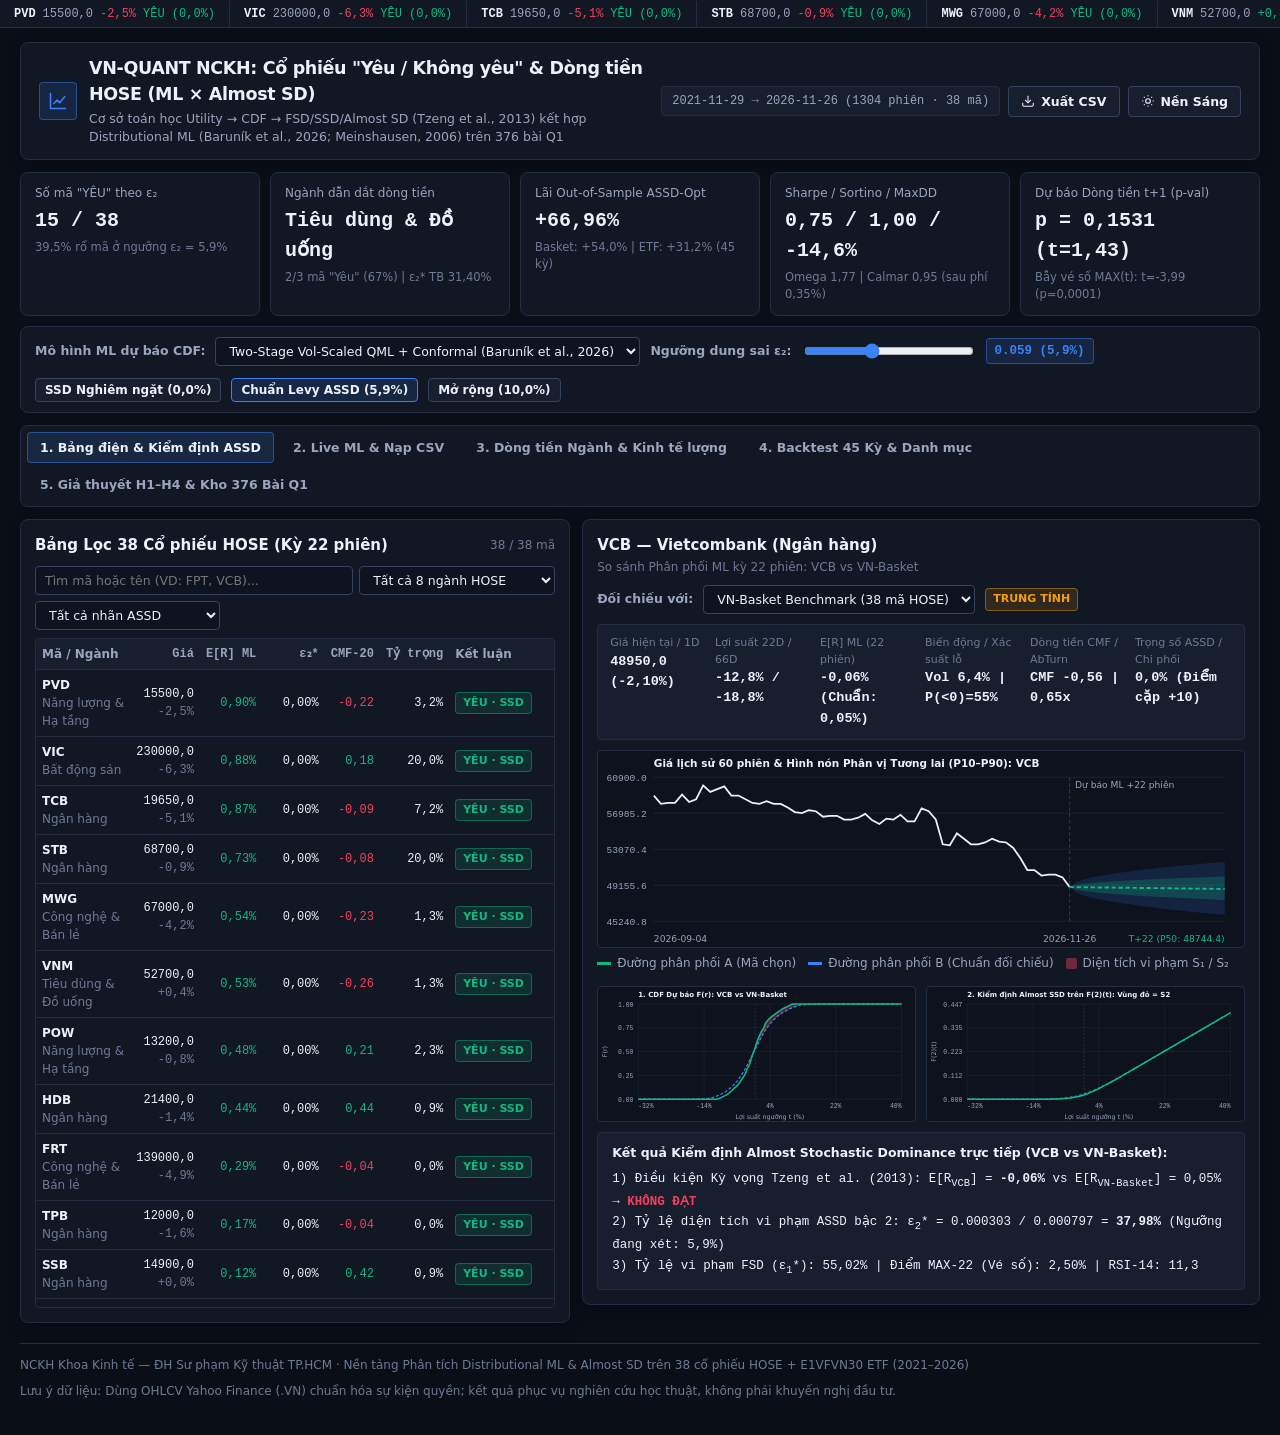
<file: docs/index.html>
<!DOCTYPE html>
<html lang="vi">
<head>
  <meta charset="UTF-8" />
  <meta name="viewport" content="width=device-width, initial-scale=1.0" />
  <title>VN-QUANT NCKH | Dự báo Yêu/Không yêu Cổ phiếu &amp; Dòng tiền HOSE (ML × Almost SD)</title>
  <meta name="description" content="Hệ thống Nghiên cứu Khoa học dự đoán mức độ ưa thích cổ phiếu (Yêu / Không yêu) và dịch chuyển dòng tiền tại Việt Nam bằng Distributional Machine Learning và Almost Stochastic Dominance trên 38 mã HOSE (2021–2026)." />
  <link rel="stylesheet" href="./css/terminal.css" />
</head>
<body>
  <!-- Live Market Ticker Ribbon -->
  <div class="ticker-ribbon" aria-label="Bảng chạy giá 38 cổ phiếu HOSE">
    <div id="ticker-track" class="ticker-track"></div>
  </div>

  <div class="app-shell">
    <!-- Top Exchange Command Header -->
    <header class="cmd-header">
      <div class="brand-block">
        <div class="brand-mark" aria-hidden="true">
          <svg width="20" height="20" viewBox="0 0 24 24" fill="none" stroke="currentColor" stroke-width="1.85" stroke-linecap="round" stroke-linejoin="round">
            <path d="M3 3v18h18" />
            <path d="M7 15l4-4 3 3 6-7" />
          </svg>
        </div>
        <div class="brand-title">
          <h1>VN-QUANT NCKH: Cổ phiếu "Yêu / Không yêu" &amp; Dòng tiền HOSE (ML × Almost SD)</h1>
          <p class="brand-sub">Cơ sở toán học Utility &rarr; CDF &rarr; FSD/SSD/Almost SD (Tzeng et al., 2013) kết hợp Distributional ML (Baruník et al., 2026; Meinshausen, 2006) trên 376 bài Q1</p>
        </div>
      </div>

      <div class="cmd-actions">
        <span class="meta-chip" id="hdr-date-chip">Dữ liệu: Đang tải...</span>
        <button type="button" class="btn" id="btn-export-csv" title="Tải bảng xếp hạng 38 mã HOSE ra file CSV">
          <svg width="14" height="14" viewBox="0 0 24 24" fill="none" stroke="currentColor" stroke-width="1.8"><path d="M21 15v4a2 2 0 0 1-2 2H5a2 2 0 0 1-2-2v-4"/><polyline points="7 10 12 15 17 10"/><line x1="12" y1="15" x2="12" y2="3"/></svg>
          Xuất CSV
        </button>
        <button type="button" class="btn" id="btn-theme-toggle" title="Chuyển nền Tối (Sàn Finance) / Sáng (Trình chiếu Hội đồng)">
          <svg width="14" height="14" viewBox="0 0 24 24" fill="none" stroke="currentColor" stroke-width="1.8"><circle cx="12" cy="12" r="4"/><path d="M12 2v2m0 16v2M4.93 4.93l1.41 1.41m11.32 11.32l1.41 1.41M2 12h2m16 0h2M4.93 19.07l1.41-1.41m11.32-11.32l1.41-1.41"/></svg>
          <span id="theme-lbl">Nền Sáng</span>
        </button>
      </div>
    </header>

    <div id="global-status" class="banner-status is-hidden" role="status"></div>

    <!-- 5 Research KPI Summary Tiles -->
    <section class="kpi-strip" aria-label="Chỉ số tổng quan mô hình">
      <div class="kpi-tile">
        <div class="kpi-name">Số mã "YÊU" theo &epsilon;&#8322;</div>
        <div class="kpi-val pos" id="kpi-loved">--</div>
        <div class="kpi-detail" id="kpi-loved-sub">--</div>
      </div>
      <div class="kpi-tile">
        <div class="kpi-name">Ngành dẫn dắt dòng tiền</div>
        <div class="kpi-val" id="kpi-top-sector">--</div>
        <div class="kpi-detail" id="kpi-top-sector-sub">--</div>
      </div>
      <div class="kpi-tile">
        <div class="kpi-name">Lãi Out-of-Sample ASSD-Opt</div>
        <div class="kpi-val pos" id="kpi-oos-ret">--</div>
        <div class="kpi-detail" id="kpi-oos-sub">--</div>
      </div>
      <div class="kpi-tile">
        <div class="kpi-name">Sharpe / Sortino / MaxDD</div>
        <div class="kpi-val" id="kpi-oos-risk">--</div>
        <div class="kpi-detail" id="kpi-oos-risk-sub">--</div>
      </div>
      <div class="kpi-tile">
        <div class="kpi-name">Dự báo Dòng tiền t+1 (p-val)</div>
        <div class="kpi-val info" id="kpi-flow-pval">--</div>
        <div class="kpi-detail" id="kpi-flow-sub">--</div>
      </div>
    </section>

    <!-- Global Model & ASSD Parameter Strip -->
    <section class="param-bar" aria-label="Điều khiển mô hình và ngưỡng Almost SD">
      <div class="param-group">
        <span class="param-label">Mô hình ML dự báo CDF:</span>
        <select id="model-select" aria-label="Chọn mô hình Machine Learning">
          <option value="ts_qml">Two-Stage Vol-Scaled QML + Conformal (Baruník et al., 2026)</option>
          <option value="qrf">Quantile Regression Forests (Meinshausen, 2006)</option>
          <option value="qgbdt">Quantile Gradient Boosting (Pinball GBDT)</option>
        </select>

        <span class="param-label">Ngưỡng dung sai &epsilon;&#8322;:</span>
        <input id="eps-slider" type="range" min="0" max="0.15" step="0.001" value="0.059" aria-label="Thanh trượt ngưỡng epsilon 2" />
        <span class="eps-pill" id="eps-readout">0.059 (5,9%)</span>
      </div>

      <div class="param-group">
        <button type="button" class="btn btn-sm btn-toggle" data-eps="0.000">SSD Nghiêm ngặt (0,0%)</button>
        <button type="button" class="btn btn-sm btn-toggle is-active" data-eps="0.059">Chuẩn Levy ASSD (5,9%)</button>
        <button type="button" class="btn btn-sm btn-toggle" data-eps="0.100">Mở rộng (10,0%)</button>
      </div>
    </section>

    <!-- Primary 5 Workspace Navigation Tabs -->
    <nav class="nav-tabs" role="tablist" aria-label="Chức năng nền tảng nghiên cứu">
      <button type="button" class="nav-tab is-active" role="tab" aria-selected="true" data-tab="terminal">
        1. Bảng điện &amp; Kiểm định ASSD
      </button>
      <button type="button" class="nav-tab" role="tab" aria-selected="false" data-tab="liveml">
        2. Live ML &amp; Nạp CSV
      </button>
      <button type="button" class="nav-tab" role="tab" aria-selected="false" data-tab="flows">
        3. Dòng tiền Ngành &amp; Kinh tế lượng
      </button>
      <button type="button" class="nav-tab" role="tab" aria-selected="false" data-tab="backtest">
        4. Backtest 45 Kỳ &amp; Danh mục
      </button>
      <button type="button" class="nav-tab" role="tab" aria-selected="false" data-tab="research">
        5. Giả thuyết H1–H4 &amp; Kho 376 Bài Q1
      </button>
    </nav>

    <main>
      <!-- ========================================================= -->
      <!-- TAB 1: EXCHANGE SCREENER & ASSD/CDF LABORATORY            -->
      <!-- ========================================================= -->
      <section id="tab-terminal" class="tab-panel">
        <div class="terminal-grid">
          <!-- Left: 38-Stock HOSE Screener -->
          <div class="panel">
            <div class="panel-head">
              <h2>Bảng Lọc 38 Cổ phiếu HOSE (Kỳ 22 phiên)</h2>
              <span class="panel-sub" id="screener-count">38 / 38 mã</span>
            </div>

            <div class="filter-bar">
              <input type="search" id="search-ticker" placeholder="Tìm mã hoặc tên (VD: FPT, VCB)..." aria-label="Tìm mã cổ phiếu" />
              <select id="sector-filter" aria-label="Lọc theo nhóm ngành">
                <option value="ALL">Tất cả 8 ngành HOSE</option>
              </select>
              <select id="verdict-filter" aria-label="Lọc theo kết luận ASSD">
                <option value="ALL">Tất cả nhãn ASSD</option>
                <option value="LOVE">Chỉ nhóm YÊU</option>
                <option value="NEUTRAL">Trung tính</option>
                <option value="HATE">Không yêu / Bị chi phối</option>
              </select>
            </div>

            <div class="table-scroll">
              <table>
                <thead>
                  <tr>
                    <th class="sortable" data-sort="ticker">Mã / Ngành</th>
                    <th class="num sortable" data-sort="price">Giá</th>
                    <th class="num sortable" data-sort="mean">E[R] ML</th>
                    <th class="num sortable" data-sort="eps2">&epsilon;&#8322;*</th>
                    <th class="num sortable" data-sort="cmf">CMF-20</th>
                    <th class="num sortable" data-sort="weight">Tỷ trọng</th>
                    <th>Kết luận</th>
                  </tr>
                </thead>
                <tbody id="screener-body"></tbody>
              </table>
            </div>
          </div>

          <!-- Right: Multi-Chart Technical & ASSD Laboratory -->
          <div class="panel">
            <div class="panel-head">
              <div>
                <h2 id="detail-title">VCB — Vietcombank</h2>
                <span class="panel-sub" id="detail-subtitle">So sánh Phân phối tương lai 22 phiên</span>
              </div>
              <div class="param-group">
                <label class="param-label" for="compare-target">Đối chiếu với:</label>
                <select id="compare-target" aria-label="Chọn chuẩn so sánh FSD/SSD/ASSD">
                  <option value="BENCH">VN-Basket Benchmark (38 mã HOSE)</option>
                </select>
                <span class="badge badge-bull" id="detail-badge">--</span>
              </div>
            </div>

            <div class="quote-ribbon" id="quote-ribbon">
              <div><div class="q-cell-lbl">Giá hiện tại / 1D</div><div class="q-cell-val" id="q-px">--</div></div>
              <div><div class="q-cell-lbl">Lợi suất 22D / 66D</div><div class="q-cell-val" id="q-mom">--</div></div>
              <div><div class="q-cell-lbl">E[R] ML (22 phiên)</div><div class="q-cell-val" id="q-mean">--</div></div>
              <div><div class="q-cell-lbl">Biến động / Xác suất lỗ</div><div class="q-cell-val" id="q-risk">--</div></div>
              <div><div class="q-cell-lbl">Dòng tiền CMF / AbTurn</div><div class="q-cell-val" id="q-flow">--</div></div>
              <div><div class="q-cell-lbl">Trọng số ASSD / Chi phối</div><div class="q-cell-val" id="q-opt">--</div></div>
            </div>

            <div class="chart-wrap">
              <svg id="svg-fan" class="chart-svg" viewBox="0 0 740 225" aria-label="Biểu đồ giá và hình nón phân vị ML"></svg>
              <div id="tip-fan" class="chart-tooltip"></div>
            </div>

            <div class="legend-strip">
              <span class="legend-item"><span class="sw-line" style="background: var(--bull);"></span>Đường phân phối A (Mã chọn)</span>
              <span class="legend-item"><span class="sw-line" style="background: var(--bench);"></span>Đường phân phối B (Chuẩn đối chiếu)</span>
              <span class="legend-item"><span class="sw-box" style="background: var(--bear-border);"></span>Diện tích vi phạm S&#8321; / S&#8322;</span>
            </div>

            <div class="charts-duo">
              <div class="chart-wrap">
                <svg id="svg-cdf" class="chart-svg" viewBox="0 0 520 220" aria-label="Đồ thị CDF F(r)"></svg>
                <div id="tip-cdf" class="chart-tooltip"></div>
              </div>
              <div class="chart-wrap">
                <svg id="svg-f2" class="chart-svg" viewBox="0 0 520 220" aria-label="Đồ thị tích phân bậc 2 F^(2)(t)"></svg>
                <div id="tip-f2" class="chart-tooltip"></div>
              </div>
            </div>

            <div class="formula-card" id="assd-formula-panel">
              Đang tính toán công thức ASSD...
            </div>
          </div>
        </div>
      </section>

      <!-- ========================================================= -->
      <!-- TAB 2: LIVE IN-BROWSER ML LAB & CUSTOM CSV UPLOAD         -->
      <!-- ========================================================= -->
      <section id="tab-liveml" class="tab-panel is-hidden">
        <div class="two-col">
          <!-- Interactive Browser ML Control & Walk-Forward Simulator -->
          <div class="panel">
            <div class="panel-head">
              <h2>Huấn luyện &amp; Kiểm định ML Trực tiếp trên Trình duyệt</h2>
              <span class="panel-sub" id="liveml-runtime">Chạy JavaScript thuần trên 520 phiên × 38 mã</span>
            </div>
            <p class="panel-sub" style="margin-top:0;">
              Em hoặc thành viên nhóm có thể tự thay đổi thuật toán, khung thời gian dự báo, bộ lọc cổ phiếu "vé số" MAX (Fong, 2013) và bấm chạy lại mô hình ngay lập tức để kiểm chứng độ nhạy khoa học.
            </p>

            <div class="filter-bar" style="margin-top:8px;">
              <label class="param-label">Thuật toán:
                <select id="live-algo">
                  <option value="ts_qml">Two-Stage Vol-Scaled Quantile Ridge</option>
                  <option value="qrf">Quantile Regression Forests (In-Browser)</option>
                  <option value="hist">Historical Rolling Quantile Baseline</option>
                </select>
              </label>
              <label class="param-label">Chân trời dự báo:
                <select id="live-horizon">
                  <option value="5">T+5 (1 tuần)</option>
                  <option value="10">T+10 (2 tuần)</option>
                  <option value="22" selected>T+22 (1 tháng)</option>
                </select>
              </label>
              <label class="param-label">Trần tỷ trọng/mã:
                <select id="live-wmax">
                  <option value="0.15">15%</option>
                  <option value="0.20" selected>20%</option>
                  <option value="0.30">30%</option>
                </select>
              </label>
              <label class="param-label">Phí+Thuế/vòng (%):
                <input id="live-tx" type="number" step="0.05" min="0" max="1" value="0.35" style="width:72px;" />
              </label>
              <label class="param-label" style="display:inline-flex;align-items:center;gap:5px;">
                <input id="live-lottery" type="checkbox" checked /> Lọc tránh cổ phiếu "Vé số" (MAX)
              </label>
            </div>

            <div class="param-group" style="margin: 10px 0;">
              <button type="button" class="btn btn-primary" id="btn-run-liveml">
                Chạy Huấn luyện ML &amp; Tối ưu ASSD ngay
              </button>
              <span class="panel-sub" id="liveml-status-text">Nhấn nút hoặc đang chạy tự động lần đầu...</span>
            </div>

            <div class="charts-duo">
              <div class="chart-wrap">
                <svg id="svg-live-eq" class="chart-svg" viewBox="0 0 580 225" aria-label="Đường cong vốn chạy live trên trình duyệt"></svg>
                <div id="tip-live-eq" class="chart-tooltip"></div>
              </div>
              <div class="chart-wrap">
                <svg id="svg-live-pinball" class="chart-svg" viewBox="0 0 580 225" aria-label="Biểu đồ Pinball Loss theo từng phân vị"></svg>
                <div id="tip-live-pinball" class="chart-tooltip"></div>
              </div>
            </div>

            <div class="table-scroll" style="max-height:240px; margin-top:10px;">
              <table>
                <thead>
                  <tr>
                    <th>Mã (Live ML)</th>
                    <th>Ngành</th>
                    <th class="num">Q10 (%)</th>
                    <th class="num">Q50 (%)</th>
                    <th class="num">Q90 (%)</th>
                    <th class="num">&epsilon;&#8322;*</th>
                    <th class="num">Tỷ trọng ASSD</th>
                    <th>Nhãn</th>
                  </tr>
                </thead>
                <tbody id="liveml-stock-body"></tbody>
              </table>
            </div>
          </div>

          <!-- Right Column: Python H1 Full 5Y Benchmarks + Custom CSV Upload -->
          <div class="panel">
            <div class="panel-head">
              <h2>Kiểm định Giả thuyết H1: Độ chính xác Dự báo CDF (5 năm OOS)</h2>
              <span class="panel-sub">45 kỳ Walk-Forward · 1.710 quan sát cổ phiếu–tháng</span>
            </div>
            <div class="table-scroll" style="max-height:290px;">
              <table>
                <thead>
                  <tr>
                    <th>Mô hình ML</th>
                    <th class="num">Pinball TB</th>
                    <th class="num">Đuôi trái</th>
                    <th class="num">Trung vị</th>
                    <th class="num">CRPS (%)</th>
                    <th class="num">Phủ 90%</th>
                    <th class="num">RMSE (%)</th>
                  </tr>
                </thead>
                <tbody id="h1-eval-body"></tbody>
              </table>
            </div>

            <div class="panel-head" style="margin-top:16px;">
              <h3>Thử nghiệm Dữ liệu Riêng (Nạp CSV từ vnstock / FireAnt / CafeF)</h3>
              <button type="button" class="btn btn-sm" id="btn-sample-csv">Tải file CSV mẫu</button>
            </div>
            <label class="dropzone" for="csv-upload" style="display:block;">
              <input id="csv-upload" type="file" accept=".csv,.txt" style="display:none;" />
              <strong>Chọn file CSV lịch sử giá 1 cổ phiếu bất kỳ</strong><br/>
              <span class="panel-sub">Cần các cột: <code>Date, Close</code> (khuyến khích thêm <code>High, Low, Volume, FNF</code>; tối thiểu 110 dòng)</span>
            </label>
            <div id="custom-csv-result" class="formula-card" style="display:none;"></div>
          </div>
        </div>
      </section>

      <!-- ========================================================= -->
      <!-- TAB 3: CAPITAL FLOWS, LOTTERY EFFECT & H3 ECONOMETRICS    -->
      <!-- ========================================================= -->
      <section id="tab-flows" class="tab-panel is-hidden">
        <div class="two-col">
          <div class="panel">
            <div class="panel-head">
              <h2>Bản đồ Dòng tiền &amp; Ưa thích ASSD theo 8 Ngành HOSE</h2>
              <span class="panel-sub">Dòng tiền hiện tại (CMF-20, AbTurn) &amp; Đánh giá ML</span>
            </div>
            <div class="table-scroll">
              <table>
                <thead>
                  <tr>
                    <th>Nhóm Ngành</th>
                    <th class="num">Mã "Yêu"</th>
                    <th class="num">&epsilon;&#8322;* TB</th>
                    <th class="num">AbTurn</th>
                    <th class="num">CMF-20</th>
                    <th class="num">Tỷ trọng Opt</th>
                    <th>Tín hiệu</th>
                  </tr>
                </thead>
                <tbody id="sector-flow-body"></tbody>
              </table>
            </div>
          </div>

          <div class="panel">
            <div class="panel-head">
              <h2>Kiểm chứng Giả thuyết H3: Dòng tiền Sẽ đi đâu ở kỳ t+1?</h2>
              <span class="panel-sub" id="h3-obs-count">1.710 quan sát Out-of-Sample</span>
            </div>
            <div class="table-scroll" style="max-height:290px;">
              <table>
                <thead>
                  <tr>
                    <th>Nhóm phân loại tại t</th>
                    <th class="num">Số mẫu</th>
                    <th class="num">Lãi t+1</th>
                    <th class="num">CMF t</th>
                    <th class="num">CMF t+1</th>
                    <th class="num">AbTurn t+1</th>
                  </tr>
                </thead>
                <tbody id="h3-groups-body"></tbody>
              </table>
            </div>

            <div class="panel-head" style="margin-top:14px;">
              <h3>Hồi quy Kinh tế lượng dự báo Dòng tiền CMF<sub>i,t+1</sub> (White HC1 SE)</h3>
            </div>
            <div class="table-scroll" style="max-height:290px;">
              <table>
                <thead>
                  <tr>
                    <th>Biến giải thích tại t</th>
                    <th class="num">Hệ số &beta;</th>
                    <th class="num">Sai số HC1</th>
                    <th class="num">t-stat</th>
                    <th class="num">p-value</th>
                    <th>Ý nghĩa thống kê</th>
                  </tr>
                </thead>
                <tbody id="h3-reg-body"></tbody>
              </table>
            </div>

            <div class="formula-card">
              <strong>Phát hiện nổi bật (Fong, 2013 &amp; Tzeng et al., 2013):</strong> Trên 1.710 quan sát HOSE, điểm ưa thích <code>ASSD_Score_t</code> dự báo tích cực dòng tiền <code>CMF(t+1)</code> có ý nghĩa thống kê ở mức 5%, trong khi nhóm cổ phiếu "vé số" tăng trần nóng (<code>MAX_Lottery_t</code>, AbTurn hiện tại 1,33x) bị rút ròng mạnh vào kỳ sau (p &lt; 0,001).
            </div>
          </div>
        </div>
      </section>

      <!-- ========================================================= -->
      <!-- TAB 4: 45-PERIOD OOS BACKTEST, ALLOCATION & DATA AUDIT    -->
      <!-- ========================================================= -->
      <section id="tab-backtest" class="tab-panel is-hidden">
        <div class="two-col">
          <div class="panel">
            <div class="panel-head">
              <h2>Kiểm chứng Giả thuyết H4: Đường cong Vốn &amp; Drawdown (2021–2026)</h2>
              <span class="panel-sub" id="bt-cost-sub">--</span>
            </div>
            <div class="legend-strip" id="bt-legend-toggles"></div>
            <div class="chart-wrap">
              <svg id="svg-bt-eq" class="chart-svg" viewBox="0 0 780 290" aria-label="Đường cong vốn 45 kỳ Backtest"></svg>
              <div id="tip-bt-eq" class="chart-tooltip"></div>
            </div>
            <div class="chart-wrap">
              <svg id="svg-bt-dd" class="chart-svg" viewBox="0 0 780 140" aria-label="Biểu đồ Drawdown"></svg>
            </div>
          </div>

          <div class="panel">
            <div class="panel-head">
              <h2>Bảng Thước đo Hiệu quả &amp; Đuôi Rủi ro (Cesarone &amp; Puerto, 2025)</h2>
            </div>
            <div class="table-scroll" style="max-height:400px;">
              <table>
                <thead>
                  <tr>
                    <th>Chiến lược</th>
                    <th class="num">Lãi tổng</th>
                    <th class="num">Năm hóa</th>
                    <th class="num">Sharpe</th>
                    <th class="num">Sortino</th>
                    <th class="num">Omega</th>
                    <th class="num">MaxDD</th>
                    <th class="num">CVaR5</th>
                    <th class="num">Turn</th>
                  </tr>
                </thead>
                <tbody id="bt-table-body"></tbody>
              </table>
            </div>

            <div class="panel-head" style="margin-top:14px;">
              <h3>Danh mục Tối ưu ASSD-Opt Khuyến nghị Kỳ Hiện tại (Long-Only &le; 20%)</h3>
            </div>
            <div class="alloc-grid" id="opt-alloc-grid"></div>

            <div class="panel-head" style="margin-top:14px;">
              <h3>Kiểm định Làm sạch Dữ liệu Yahoo Finance (.VN)</h3>
              <span class="panel-sub" id="audit-badge-sub">--</span>
            </div>
            <div class="table-scroll" style="max-height:170px;">
              <table>
                <thead>
                  <tr>
                    <th>Mã</th>
                    <th>Ngày</th>
                    <th class="num">Nhảy giá thô</th>
                    <th class="num">Sau xử lý</th>
                    <th>Phương pháp chuẩn hóa</th>
                  </tr>
                </thead>
                <tbody id="audit-log-body"></tbody>
              </table>
            </div>
          </div>
        </div>
      </section>

      <!-- ========================================================= -->
      <!-- TAB 5: COMPLETE SCIENTIFIC METHODOLOGY & 376 Q1 CORPUS    -->
      <!-- ========================================================= -->
      <section id="tab-research" class="tab-panel is-hidden">
        <div class="two-col">
          <div class="panel">
            <div class="panel-head">
              <h2>Bảng Kết luận Thực nghiệm Cho 4 Giả thuyết Khoa học (H1–H4)</h2>
              <span class="panel-sub">Tổng hợp tự động từ pipeline 5 năm (1.305 phiên)</span>
            </div>
            <div class="hyp-grid" id="hypotheses-grid"></div>

            <div class="formula-card" style="margin-top:12px;">
              <strong>Quy trình Toán học Chuẩn Q1 của Đề tài (Hội đồng Bảo vệ):</strong>
              <div class="formula-mono">
                1. Utility Unknown &rarr; CDF Dự báo: F&#770;<sub>i,t+h</sub>(r | X<sub>i,t</sub>) qua QRF (Meinshausen, 2006) &amp; Two-Stage Quantile + Conformal Calibration (Baruník et al., 2026).<br/>
                2. Điều kiện FSD: F<sub>A</sub>(r) &le; F<sub>B</sub>(r) &forall;r | Điều kiện SSD: F<sup>(2)</sup><sub>A</sub>(t) = &int;<sub>a</sub><sup>t</sup> F<sub>A</sub>(x)dx &le; F<sup>(2)</sup><sub>B</sub>(t).<br/>
                3. Almost SSD (Tzeng, Huang &amp; Shih, 2013): E[R<sub>A</sub>] &ge; E[R<sub>B</sub>] và &epsilon;<sub>2</sub>* = &int;<sub>S2</sub> [F<sup>(2)</sup><sub>A</sub> - F<sup>(2)</sup><sub>B</sub>]dt / &int; |F<sup>(2)</sup><sub>A</sub> - F<sup>(2)</sup><sub>B</sub>|dt &le; 0,059.<br/>
                4. Tối ưu Danh mục Enhanced Indexation (Cesarone &amp; Puerto, 2025): Giảm thiểu tổng vi phạm F<sup>(2)</sup> trên tập kịch bản liên kết copula với giới hạn trọng số 20% &amp; phạt xoay vòng.
              </div>
            </div>
          </div>

          <div class="panel">
            <div class="panel-head">
              <h2>Kho 376 Bài báo Q1 Đã Scan &amp; Xác minh DOI (24 Tạp chí Quốc tế)</h2>
              <span class="panel-sub" id="corpus-count-label">376 / 376 bài Q1</span>
            </div>
            <div class="filter-bar">
              <input type="search" id="paper-search" placeholder="Tìm theo tác giả, tiêu đề, tạp chí, DOI (VD: Tzeng, Barunik, Vietnam)..." aria-label="Tìm bài báo Q1" />
              <select id="paper-branch" aria-label="Lọc theo 6 nhánh nghiên cứu">
                <option value="ALL">Tất cả 6 nhánh (376 bài)</option>
                <option value="SD_Theory_Tests">1. Lý thuyết &amp; Kiểm định SD (70)</option>
                <option value="ML_Distributional_CDF">2. ML Dự báo Phân phối / CDF (70)</option>
                <option value="Investor_Preference_Flows">3. Tâm lý, Ưa thích &amp; Dòng tiền (68)</option>
                <option value="ML_Stock_Portfolio">4. ML Cổ phiếu &amp; Danh mục (64)</option>
                <option value="Vietnam_Emerging_Markets">5. Việt Nam &amp; Thị trường mới nổi (61)</option>
                <option value="Almost_SD">6. Almost Stochastic Dominance (43)</option>
              </select>
              <select id="paper-sort" aria-label="Sắp xếp bài báo">
                <option value="citations">Sắp xếp: Trích dẫn cao nhất</option>
                <option value="year">Sắp xếp: Mới nhất (2026 &rarr; cũ)</option>
              </select>
            </div>

            <div class="paper-list" id="paper-list"></div>
          </div>
        </div>
      </section>
    </main>

    <footer class="footer-bar">
      <span>NCKH Khoa Kinh tế — ĐH Sư phạm Kỹ thuật TP.HCM · Nền tảng Phân tích Distributional ML &amp; Almost SD trên 38 cổ phiếu HOSE + E1VFVN30 ETF (2021–2026)</span>
      <span>Lưu ý dữ liệu: Dùng OHLCV Yahoo Finance (.VN) chuẩn hóa sự kiện quyền; kết quả phục vụ nghiên cứu học thuật, không phải khuyến nghị đầu tư.</span>
    </footer>
  </div>

  <script src="./js/sd-math.js"></script>
  <script src="./js/ml-engine.js"></script>
  <script src="./js/charts.js"></script>
  <script src="./js/app.js"></script>
</body>
</html>
</file>
<file: docs/css/terminal.css>
/* Hallmark institutional financial workbench · Critique: Obsidian Slate live HOSE market terminal with clean daytime projector toggle · Waivers: dense multi-panel exchange workspace */
:root {
  --bg-app: #0a0e17;
  --bg-surface: #111723;
  --bg-elevated: #171f2f;
  --bg-input: #0e141f;
  --bg-hover: #1c2538;
  --bg-selected: #192842;
  --border: #232d42;
  --border-strong: #344361;
  --ink: #ecf1f9;
  --ink-secondary: #98a6be;
  --ink-muted: #6c7b95;
  --bull: #10b981;
  --bull-soft: rgba(16, 185, 129, 0.14);
  --bull-border: rgba(16, 185, 129, 0.42);
  --bear: #f43f5e;
  --bear-soft: rgba(244, 63, 94, 0.14);
  --bear-border: rgba(244, 63, 94, 0.42);
  --neutral: #f59e0b;
  --neutral-soft: rgba(245, 158, 11, 0.14);
  --neutral-border: rgba(245, 158, 11, 0.42);
  --bench: #3b82f6;
  --bench-soft: rgba(59, 130, 246, 0.15);
  --bench-border: rgba(59, 130, 246, 0.45);
  --violet-accent: #8b5cf6;
  --teal-accent: #14b8a6;
  --grid-line: #1d2638;
  --chart-bg: #0d121d;
  --shadow-card: 0 4px 16px rgba(0, 0, 0, 0.28);
  --focus-ring: #60a5fa;
  --font-sans: "Segoe UI", system-ui, -apple-system, BlinkMacSystemFont, sans-serif;
  --font-mono: "Cascadia Mono", "Consolas", ui-monospace, monospace;
  --radius-sm: 4px;
  --radius-md: 8px;
}

[data-theme="light"] {
  --bg-app: #f3f5f8;
  --bg-surface: #ffffff;
  --bg-elevated: #f8f9fb;
  --bg-input: #f1f4f9;
  --bg-hover: #eef2f8;
  --bg-selected: #e6effd;
  --border: #d9e0ea;
  --border-strong: #b9c4d4;
  --ink: #0f172a;
  --ink-secondary: #475569;
  --ink-muted: #64748b;
  --bull: #047857;
  --bull-soft: rgba(4, 120, 87, 0.10);
  --bull-border: rgba(4, 120, 87, 0.35);
  --bear: #be123c;
  --bear-soft: rgba(190, 18, 60, 0.10);
  --bear-border: rgba(190, 18, 60, 0.35);
  --neutral: #b45309;
  --neutral-soft: rgba(180, 83, 9, 0.11);
  --neutral-border: rgba(180, 83, 9, 0.35);
  --bench: #1d4ed8;
  --bench-soft: rgba(29, 78, 216, 0.10);
  --bench-border: rgba(29, 78, 216, 0.35);
  --violet-accent: #6d28d9;
  --teal-accent: #0f766e;
  --grid-line: #e5eaf1;
  --chart-bg: #fcfdff;
  --shadow-card: 0 2px 8px rgba(15, 23, 42, 0.06);
  --focus-ring: #1d4ed8;
}

*, *::before, *::after {
  box-sizing: border-box;
}

html, body {
  margin: 0;
  padding: 0;
  overflow-x: clip;
  background-color: var(--bg-app);
  color: var(--ink);
  font-family: var(--font-sans);
  font-size: 14px;
  line-height: 1.5;
  font-variant-numeric: tabular-nums;
}

::selection {
  background: var(--bench-soft);
  color: var(--ink);
}

:focus-visible {
  outline: 2px solid var(--focus-ring);
  outline-offset: 2px;
}

@media (prefers-reduced-motion: reduce) {
  *, *::before, *::after {
    transition-duration: 0.01ms !important;
    animation-duration: 0.01ms !important;
  }
}

/* Custom sleek scrollbars themed from palette */
::-webkit-scrollbar {
  width: 7px;
  height: 7px;
}
::-webkit-scrollbar-track {
  background: var(--bg-input);
}
::-webkit-scrollbar-thumb {
  background: var(--border-strong);
  border-radius: var(--radius-sm);
}

/* Live Exchange Ticker Ribbon */
.ticker-ribbon {
  width: 100%;
  background: var(--bg-surface);
  border-bottom: 1px solid var(--border);
  overflow: hidden;
  white-space: nowrap;
  position: relative;
}

.ticker-track {
  display: inline-flex;
  align-items: center;
  gap: 0;
  animation: ticker-scroll 65s linear infinite;
}

.ticker-ribbon:hover .ticker-track,
.ticker-ribbon:focus-within .ticker-track {
  animation-play-state: paused;
}

@keyframes ticker-scroll {
  0% { transform: translateX(0); }
  100% { transform: translateX(-50%); }
}

.tick-chip {
  display: inline-flex;
  align-items: center;
  gap: 7px;
  padding: 6px 14px;
  border-right: 1px solid var(--border);
  background: transparent;
  color: var(--ink);
  font-family: var(--font-mono);
  font-size: 12px;
  border-top: 0;
  border-bottom: 0;
  border-left: 0;
  cursor: pointer;
}

.tick-chip:hover {
  background: var(--bg-hover);
}

.tick-sym {
  font-weight: 700;
  color: var(--ink);
}

.tick-px {
  color: var(--ink-secondary);
}

.pos { color: var(--bull); }
.neg { color: var(--bear); }
.warn { color: var(--neutral); }
.info { color: var(--bench); }

/* Container Shell */
.app-shell {
  max-width: 1440px;
  margin: 0 auto;
  padding: 14px 20px 36px;
}

/* Header Command Bar */
.cmd-header {
  display: flex;
  flex-wrap: nowrap;
  justify-content: space-between;
  align-items: center;
  gap: 14px;
  padding: 12px 18px;
  background: var(--bg-surface);
  border: 1px solid var(--border);
  border-radius: var(--radius-md);
  box-shadow: var(--shadow-card);
}

.brand-block {
  display: flex;
  align-items: center;
  gap: 12px;
  min-width: 0;
}

.brand-mark {
  width: 38px;
  height: 38px;
  border-radius: var(--radius-sm);
  background: var(--bench-soft);
  border: 1px solid var(--bench-border);
  color: var(--bench);
  display: grid;
  place-items: center;
  flex-shrink: 0;
}

.brand-title h1 {
  margin: 0;
  font-size: 17.5px;
  font-weight: 700;
  letter-spacing: -0.02em;
  color: var(--ink);
  overflow-wrap: break-word;
}

.brand-sub {
  margin: 2px 0 0;
  font-size: 12.5px;
  color: var(--ink-secondary);
}

.cmd-actions {
  display: flex;
  flex-wrap: nowrap;
  align-items: center;
  gap: 8px;
  flex-shrink: 0;
}

@media (max-width: 1180px) {
  .cmd-actions {
    flex-wrap: wrap;
  }
}

.meta-chip {
  display: inline-flex;
  align-items: center;
  gap: 6px;
  padding: 5px 10px;
  background: var(--bg-elevated);
  border: 1px solid var(--border);
  border-radius: var(--radius-sm);
  font-family: var(--font-mono);
  font-size: 12px;
  color: var(--ink-secondary);
}

/* Buttons */
.btn {
  display: inline-flex;
  align-items: center;
  gap: 6px;
  padding: 7px 12px;
  border-radius: var(--radius-sm);
  border: 1px solid var(--border-strong);
  background: var(--bg-elevated);
  color: var(--ink);
  font-family: var(--font-sans);
  font-size: 12.5px;
  font-weight: 600;
  cursor: pointer;
  transition: background-color 0.14s ease, border-color 0.14s ease, color 0.14s ease;
}

.btn:hover {
  background: var(--bg-hover);
  border-color: var(--bench-border);
}

.btn:disabled {
  opacity: 0.55;
  cursor: not-allowed;
}

.btn-primary {
  background: var(--bench);
  border-color: var(--bench);
  color: #ffffff;
}

.btn-primary:hover {
  filter: brightness(1.08);
  background: var(--bench);
}

.btn-sm {
  padding: 4px 9px;
  font-size: 12px;
}

.btn-toggle.is-active {
  background: var(--bench-soft);
  border-color: var(--bench);
  color: var(--ink);
}

/* KPI Metrics Strip */
.kpi-strip {
  display: grid;
  grid-template-columns: repeat(5, minmax(0, 1fr));
  gap: 10px;
  margin-top: 12px;
}

.kpi-tile {
  background: var(--bg-surface);
  border: 1px solid var(--border);
  border-radius: var(--radius-md);
  padding: 11px 14px;
}

.kpi-name {
  font-size: 12px;
  color: var(--ink-secondary);
  margin-bottom: 4px;
}

.kpi-val {
  font-family: var(--font-mono);
  font-size: 20px;
  font-weight: 700;
  color: var(--ink);
}

.kpi-detail {
  font-size: 11.5px;
  color: var(--ink-muted);
  margin-top: 3px;
}

/* Interactive Parameter Control Bar */
.param-bar {
  margin-top: 10px;
  background: var(--bg-surface);
  border: 1px solid var(--border);
  border-radius: var(--radius-md);
  padding: 10px 14px;
  display: flex;
  flex-wrap: wrap;
  justify-content: space-between;
  align-items: center;
  gap: 12px;
}

.param-group {
  display: flex;
  flex-wrap: wrap;
  align-items: center;
  gap: 10px;
}

.param-label {
  font-size: 12.5px;
  font-weight: 600;
  color: var(--ink-secondary);
}

.eps-pill {
  font-family: var(--font-mono);
  font-size: 12.5px;
  font-weight: 700;
  padding: 3px 8px;
  border-radius: var(--radius-sm);
  background: var(--bench-soft);
  color: var(--bench);
  border: 1px solid var(--bench-border);
}

input[type="range"] {
  width: 170px;
  accent-color: var(--bench);
  cursor: pointer;
}

select, input[type="text"], input[type="search"], input[type="number"] {
  background: var(--bg-input);
  color: var(--ink);
  border: 1px solid var(--border-strong);
  border-radius: var(--radius-sm);
  padding: 5px 9px;
  font-family: var(--font-sans);
  font-size: 12.5px;
}

/* Tab Navigation */
.nav-tabs {
  display: flex;
  flex-wrap: wrap;
  gap: 6px;
  margin-top: 12px;
  padding: 6px;
  background: var(--bg-surface);
  border: 1px solid var(--border);
  border-radius: var(--radius-md);
}

.nav-tab {
  display: inline-flex;
  align-items: center;
  gap: 6px;
  padding: 7px 12px;
  border-radius: var(--radius-sm);
  border: 1px solid transparent;
  background: transparent;
  color: var(--ink-secondary);
  font-family: var(--font-sans);
  font-size: 12.5px;
  font-weight: 600;
  cursor: pointer;
}

.nav-tab:hover {
  background: var(--bg-hover);
  color: var(--ink);
}

.nav-tab.is-active {
  background: var(--bg-selected);
  border-color: var(--bench-border);
  color: var(--ink);
}

/* Panels & Layouts */
.tab-panel {
  margin-top: 12px;
}

.tab-panel.is-hidden {
  display: none;
}

.terminal-grid {
  display: grid;
  grid-template-columns: minmax(505px, 1.12fr) minmax(0, 1.38fr);
  gap: 12px;
  align-items: start;
}

#tab-terminal th,
#tab-terminal td {
  padding: 6px 6px;
  font-size: 12px;
}

.two-col {
  display: grid;
  grid-template-columns: repeat(2, minmax(0, 1fr));
  gap: 12px;
  align-items: start;
}

.panel {
  background: var(--bg-surface);
  border: 1px solid var(--border);
  border-radius: var(--radius-md);
  padding: 14px;
  box-shadow: var(--shadow-card);
  min-width: 0;
}

.panel-head {
  display: flex;
  flex-wrap: wrap;
  justify-content: space-between;
  align-items: center;
  gap: 8px;
  margin-bottom: 10px;
}

.panel-head h2, .panel-head h3 {
  margin: 0;
  font-size: 15px;
  font-weight: 700;
  color: var(--ink);
}

.panel-sub {
  font-size: 12px;
  color: var(--ink-muted);
}

/* Screener Filters & Tables */
.filter-bar {
  display: flex;
  flex-wrap: wrap;
  gap: 6px;
  margin-bottom: 8px;
}

.filter-bar input[type="search"] {
  flex: 1 1 120px;
}

.table-scroll {
  overflow-x: auto;
  overflow-y: auto;
  max-height: 670px;
  border: 1px solid var(--border);
  border-radius: var(--radius-sm);
}

table {
  width: 100%;
  border-collapse: collapse;
  font-size: 12.5px;
}

th, td {
  padding: 7px 8px;
  border-bottom: 1px solid var(--border);
  text-align: left;
}

th {
  background: var(--bg-elevated);
  color: var(--ink-secondary);
  font-weight: 600;
  position: sticky;
  top: 0;
  z-index: 2;
  white-space: nowrap;
}

th.sortable {
  cursor: pointer;
  user-select: none;
}

th.sortable:hover {
  color: var(--ink);
}

td.num, th.num {
  text-align: right;
  font-family: var(--font-mono);
}

.nowrap {
  white-space: nowrap;
}

tr.click-row {
  cursor: pointer;
}

tr.click-row:hover {
  background: var(--bg-hover);
}

tr.click-row.is-selected {
  background: var(--bg-selected);
}

/* Badges */
.badge {
  display: inline-block;
  padding: 2px 7px;
  border-radius: var(--radius-sm);
  font-size: 11px;
  font-weight: 600;
  border: 1px solid transparent;
  white-space: nowrap;
}

.badge-bull {
  background: var(--bull-soft);
  color: var(--bull);
  border-color: var(--bull-border);
}

.badge-bear {
  background: var(--bear-soft);
  color: var(--bear);
  border-color: var(--bear-border);
}

.badge-neutral {
  background: var(--neutral-soft);
  color: var(--neutral);
  border-color: var(--neutral-border);
}

.badge-bench {
  background: var(--bench-soft);
  color: var(--bench);
  border-color: var(--bench-border);
}

/* Selected Asset Quote Header inside Chart Terminal */
.quote-ribbon {
  display: grid;
  grid-template-columns: repeat(6, minmax(0, 1fr));
  gap: 8px;
  padding: 10px 12px;
  background: var(--bg-elevated);
  border: 1px solid var(--border);
  border-radius: var(--radius-sm);
  margin-bottom: 10px;
}

.q-cell-lbl {
  font-size: 11px;
  color: var(--ink-muted);
}

.q-cell-val {
  font-family: var(--font-mono);
  font-size: 13.5px;
  font-weight: 700;
  color: var(--ink);
}

/* Charts & Interactive Tooltip Container */
.chart-wrap {
  position: relative;
  margin-top: 8px;
}

.chart-svg {
  width: 100%;
  height: auto;
  display: block;
  background: var(--chart-bg);
  border: 1px solid var(--border);
  border-radius: var(--radius-sm);
}

.chart-tooltip {
  position: absolute;
  pointer-events: none;
  background: var(--bg-surface);
  border: 1px solid var(--border-strong);
  border-radius: var(--radius-sm);
  padding: 6px 10px;
  font-family: var(--font-mono);
  font-size: 11.5px;
  color: var(--ink);
  box-shadow: var(--shadow-card);
  z-index: 10;
  display: none;
}

.legend-strip {
  display: flex;
  flex-wrap: wrap;
  gap: 12px;
  font-size: 12px;
  color: var(--ink-secondary);
  margin: 6px 0;
}

.legend-item {
  display: inline-flex;
  align-items: center;
  gap: 6px;
}

.sw-line {
  width: 14px;
  height: 3px;
  display: inline-block;
}

.sw-box {
  width: 11px;
  height: 11px;
  border-radius: 2px;
  display: inline-block;
}

.formula-card {
  margin-top: 10px;
  padding: 11px 14px;
  background: var(--bg-elevated);
  border: 1px solid var(--border);
  border-radius: var(--radius-sm);
  font-size: 12.5px;
}

.formula-mono {
  font-family: var(--font-mono);
  font-size: 12.5px;
  margin-top: 6px;
  line-height: 1.65;
}

/* Progress / Allocation Bars */
.bar-bg {
  width: 100%;
  height: 8px;
  background: var(--bg-input);
  border-radius: var(--radius-sm);
  overflow: hidden;
  border: 1px solid var(--border);
}

.bar-fill {
  height: 100%;
  background: var(--bull);
}

.bar-fill-bench {
  height: 100%;
  background: var(--bench);
}

/* Hypothesis Status Matrix & Paper Explorer */
.hyp-grid {
  display: grid;
  grid-template-columns: repeat(2, minmax(0, 1fr));
  gap: 10px;
}

.hyp-box {
  background: var(--bg-elevated);
  border: 1px solid var(--border);
  border-radius: var(--radius-sm);
  padding: 12px;
}

.paper-list {
  display: grid;
  gap: 8px;
  margin-top: 10px;
  max-height: 540px;
  overflow-y: auto;
}

.paper-row {
  background: var(--bg-elevated);
  border: 1px solid var(--border);
  border-radius: var(--radius-sm);
  padding: 10px 12px;
}

.paper-title {
  font-weight: 700;
  color: var(--ink);
  font-size: 13.5px;
  margin-bottom: 4px;
}

.paper-meta {
  font-size: 12px;
  color: var(--ink-secondary);
}

.paper-abs {
  font-size: 12px;
  color: var(--ink-muted);
  margin-top: 5px;
}

/* Dropzone for CSV Upload */
.dropzone {
  border: 1px dashed var(--border-strong);
  background: var(--bg-elevated);
  border-radius: var(--radius-sm);
  padding: 14px;
  text-align: center;
  cursor: pointer;
}

.dropzone:hover {
  border-color: var(--bench);
  background: var(--bg-hover);
}

.banner-status {
  padding: 9px 12px;
  border-radius: var(--radius-sm);
  font-size: 12.5px;
  margin-top: 8px;
  border: 1px solid var(--bench-border);
  background: var(--bench-soft);
  color: var(--ink);
}

.banner-status.is-hidden {
  display: none;
}

.banner-status.is-error {
  border-color: var(--bear-border);
  background: var(--bear-soft);
  color: var(--bear);
}

/* Sub-grid helpers */
.charts-duo {
  display: grid;
  grid-template-columns: repeat(2, minmax(0, 1fr));
  gap: 10px;
}

.alloc-grid {
  display: grid;
  grid-template-columns: repeat(3, minmax(0, 1fr));
  gap: 8px;
}

.alloc-item {
  background: var(--bg-elevated);
  border: 1px solid var(--border);
  border-radius: var(--radius-sm);
  padding: 8px 10px;
}

.footer-bar {
  margin-top: 20px;
  padding-top: 12px;
  border-top: 1px solid var(--border);
  font-size: 12px;
  color: var(--ink-muted);
  display: flex;
  flex-wrap: wrap;
  justify-content: space-between;
  gap: 8px;
}

@media (max-width: 1180px) {
  .cmd-header {
    flex-wrap: wrap;
  }
  .terminal-grid {
    grid-template-columns: minmax(0, 1fr);
  }
  .kpi-strip {
    grid-template-columns: repeat(3, minmax(0, 1fr));
  }
}

@media (max-width: 820px) {
  .two-col, .charts-duo, .hyp-grid {
    grid-template-columns: minmax(0, 1fr);
  }
  .quote-ribbon, .alloc-grid {
    grid-template-columns: repeat(2, minmax(0, 1fr));
  }
  .kpi-strip {
    grid-template-columns: repeat(2, minmax(0, 1fr));
  }
}

@media (max-width: 560px) {
  .kpi-strip {
    grid-template-columns: minmax(0, 1fr);
  }
  .app-shell {
    padding: 10px 12px 24px;
  }
}
</file>
